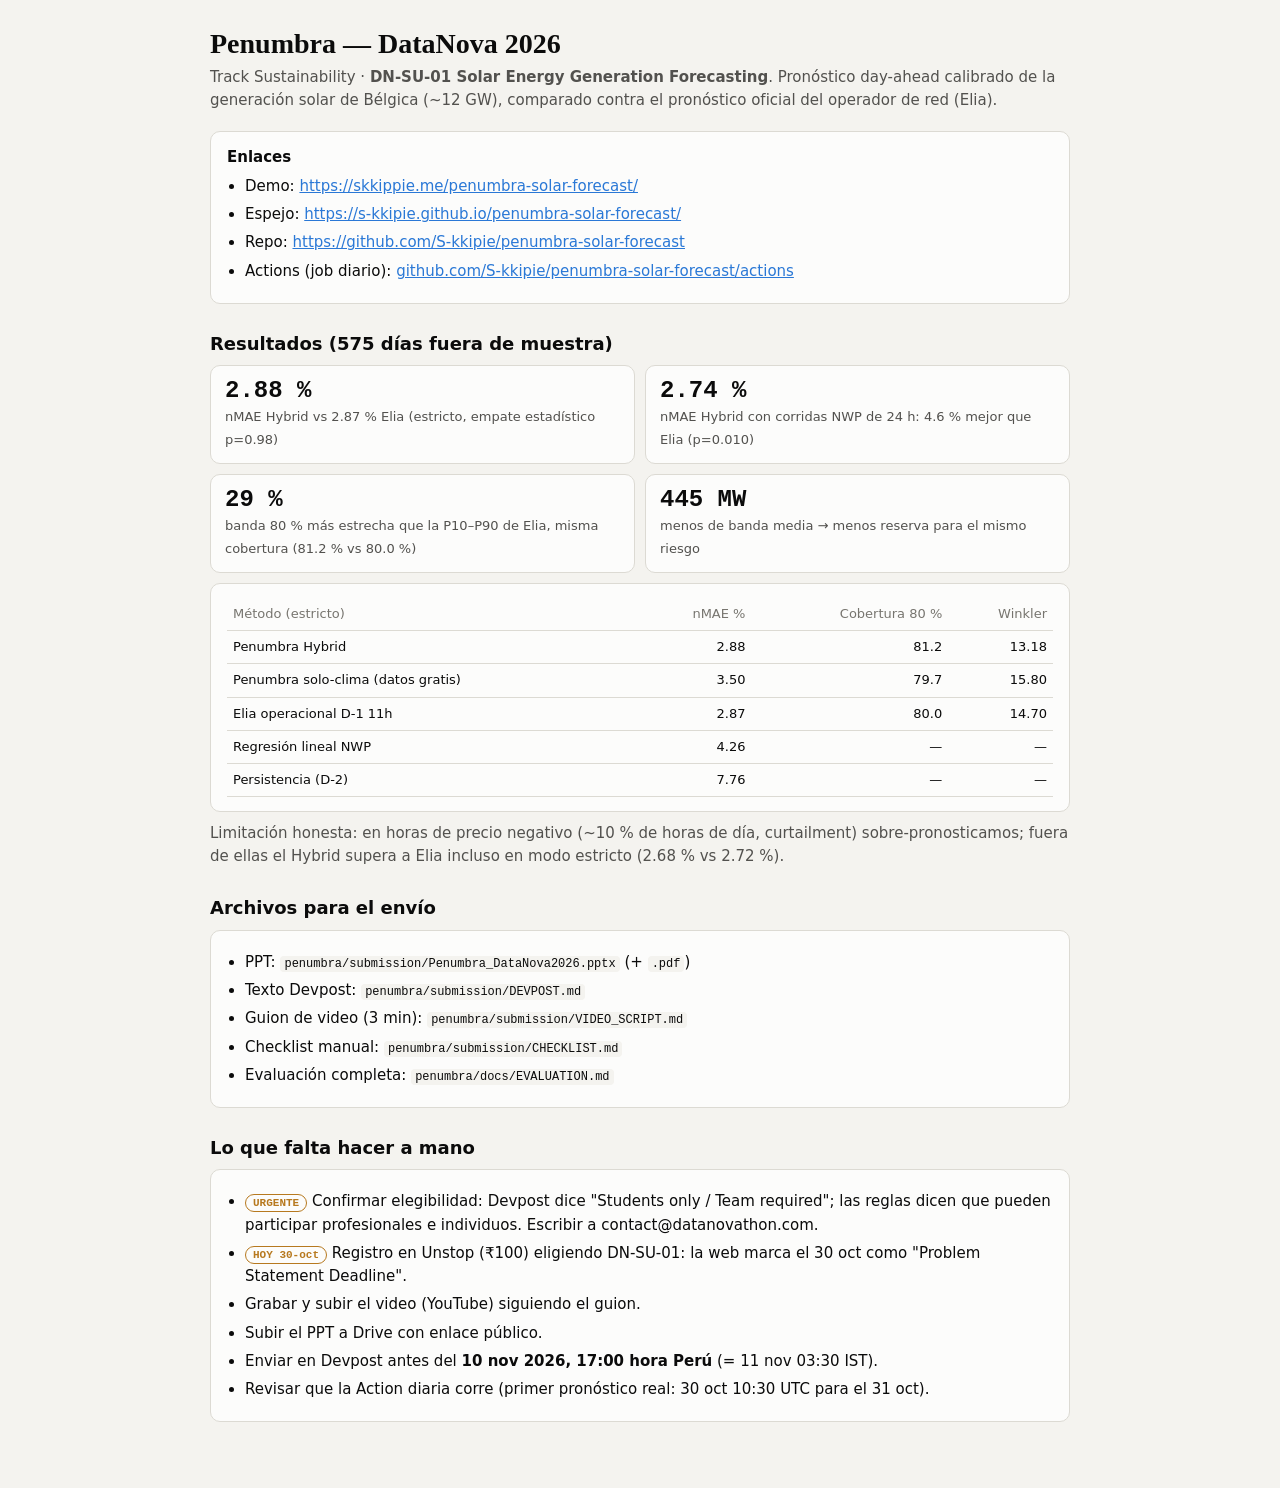
<file: submission/RESUMEN.html>
<!doctype html>
<html lang="es">
<head>
<meta charset="utf-8">
<meta name="viewport" content="width=device-width, initial-scale=1">
<title>Penumbra · Resumen</title>
<style>
:root{color-scheme:light;--bg:#f4f3ef;--card:#fcfcfb;--line:#dcdad3;--ink:#0b0b0b;--ink2:#52514e;--muted:#77756f;--pen:#2a78d6;--elia:#eb6834;--good:#0ca30c;--warn:#b7791f}
@media (prefers-color-scheme:dark){:root:not([data-theme="light"]){color-scheme:dark;--bg:#121211;--card:#1a1a19;--line:#34332f;--ink:#fff;--ink2:#c3c2b7;--muted:#8f8e86;--pen:#3987e5;--elia:#d95926}}
:root[data-theme="dark"]{color-scheme:dark;--bg:#121211;--card:#1a1a19;--line:#34332f;--ink:#fff;--ink2:#c3c2b7;--muted:#8f8e86;--pen:#3987e5;--elia:#d95926}
*{box-sizing:border-box}body{margin:0;background:var(--bg);color:var(--ink);font:15px/1.55 system-ui,-apple-system,"Segoe UI",sans-serif}
.w{width:min(860px,100% - 32px);margin:0 auto;padding:28px 0 56px}
h1{font:600 28px/1.15 Georgia,serif;margin:0 0 6px}h2{font:600 18px/1.3 system-ui;margin:28px 0 10px}
.sub{color:var(--ink2);margin:0 0 18px}.card{background:var(--card);border:1px solid var(--line);border-radius:10px;padding:14px 16px;margin:10px 0}
.kpis{display:grid;grid-template-columns:repeat(2,minmax(0,1fr));gap:10px}.k{background:var(--card);border:1px solid var(--line);border-radius:10px;padding:12px 14px}
.k b{display:block;font:600 24px/1.1 ui-monospace,Menlo,monospace}.k span{color:var(--ink2);font-size:13px}
a{color:var(--pen);word-break:break-all}table{width:100%;border-collapse:collapse;font-size:13px}td,th{padding:6px 6px;border-bottom:1px solid var(--line);text-align:right}td:first-child,th:first-child{text-align:left}
th{color:var(--muted);font-weight:500}.tag{display:inline-block;font:600 11px ui-monospace,monospace;padding:2px 7px;border-radius:99px;border:1px solid currentColor}
.warn{color:var(--warn)}.ok{color:var(--good)}ul{padding-left:18px;margin:6px 0}li{margin:5px 0}code{font:12px ui-monospace,monospace;background:var(--bg);padding:1px 4px;border-radius:4px}
.tw{overflow-x:auto}
</style>
</head>
<body><div class="w">
<h1>Penumbra — DataNova 2026</h1>
<p class="sub">Track Sustainability · <b>DN-SU-01 Solar Energy Generation Forecasting</b>. Pronóstico day-ahead calibrado de la generación solar de Bélgica (~12 GW), comparado contra el pronóstico oficial del operador de red (Elia).</p>

<div class="card">
<b>Enlaces</b>
<ul>
<li>Demo: <a href="https://skkippie.me/penumbra-solar-forecast/">https://skkippie.me/penumbra-solar-forecast/</a></li>
<li>Espejo: <a href="https://s-kkipie.github.io/penumbra-solar-forecast/">https://s-kkipie.github.io/penumbra-solar-forecast/</a></li>
<li>Repo: <a href="https://github.com/S-kkipie/penumbra-solar-forecast">https://github.com/S-kkipie/penumbra-solar-forecast</a></li>
<li>Actions (job diario): <a href="https://github.com/S-kkipie/penumbra-solar-forecast/actions">github.com/S-kkipie/penumbra-solar-forecast/actions</a></li>
</ul>
</div>

<h2>Resultados (575 días fuera de muestra)</h2>
<div class="kpis">
<div class="k"><b>2.88 %</b><span>nMAE Hybrid vs 2.87 % Elia (estricto, empate estadístico p=0.98)</span></div>
<div class="k"><b>2.74 %</b><span>nMAE Hybrid con corridas NWP de 24 h: 4.6 % mejor que Elia (p=0.010)</span></div>
<div class="k"><b>29 %</b><span>banda 80 % más estrecha que la P10–P90 de Elia, misma cobertura (81.2 % vs 80.0 %)</span></div>
<div class="k"><b>445 MW</b><span>menos de banda media → menos reserva para el mismo riesgo</span></div>
</div>
<div class="card tw">
<table>
<tr><th>Método (estricto)</th><th>nMAE %</th><th>Cobertura 80 %</th><th>Winkler</th></tr>
<tr><td>Penumbra Hybrid</td><td>2.88</td><td>81.2</td><td>13.18</td></tr>
<tr><td>Penumbra solo-clima (datos gratis)</td><td>3.50</td><td>79.7</td><td>15.80</td></tr>
<tr><td>Elia operacional D-1 11h</td><td>2.87</td><td>80.0</td><td>14.70</td></tr>
<tr><td>Regresión lineal NWP</td><td>4.26</td><td>—</td><td>—</td></tr>
<tr><td>Persistencia (D-2)</td><td>7.76</td><td>—</td><td>—</td></tr>
</table>
</div>
<p class="sub">Limitación honesta: en horas de precio negativo (~10 % de horas de día, curtailment) sobre-pronosticamos; fuera de ellas el Hybrid supera a Elia incluso en modo estricto (2.68 % vs 2.72 %).</p>

<h2>Archivos para el envío</h2>
<div class="card"><ul>
<li>PPT: <code>penumbra/submission/Penumbra_DataNova2026.pptx</code> (+ <code>.pdf</code>)</li>
<li>Texto Devpost: <code>penumbra/submission/DEVPOST.md</code></li>
<li>Guion de video (3 min): <code>penumbra/submission/VIDEO_SCRIPT.md</code></li>
<li>Checklist manual: <code>penumbra/submission/CHECKLIST.md</code></li>
<li>Evaluación completa: <code>penumbra/docs/EVALUATION.md</code></li>
</ul></div>

<h2>Lo que falta hacer a mano</h2>
<div class="card"><ul>
<li><span class="tag warn">URGENTE</span> Confirmar elegibilidad: Devpost dice "Students only / Team required"; las reglas dicen que pueden participar profesionales e individuos. Escribir a contact@datanovathon.com.</li>
<li><span class="tag warn">HOY 30-oct</span> Registro en Unstop (₹100) eligiendo DN-SU-01: la web marca el 30 oct como "Problem Statement Deadline".</li>
<li>Grabar y subir el video (YouTube) siguiendo el guion.</li>
<li>Subir el PPT a Drive con enlace público.</li>
<li>Enviar en Devpost antes del <b>10 nov 2026, 17:00 hora Perú</b> (= 11 nov 03:30 IST).</li>
<li>Revisar que la Action diaria corre (primer pronóstico real: 30 oct 10:30 UTC para el 31 oct).</li>
</ul></div>
</div>
</body></html>
</file>
